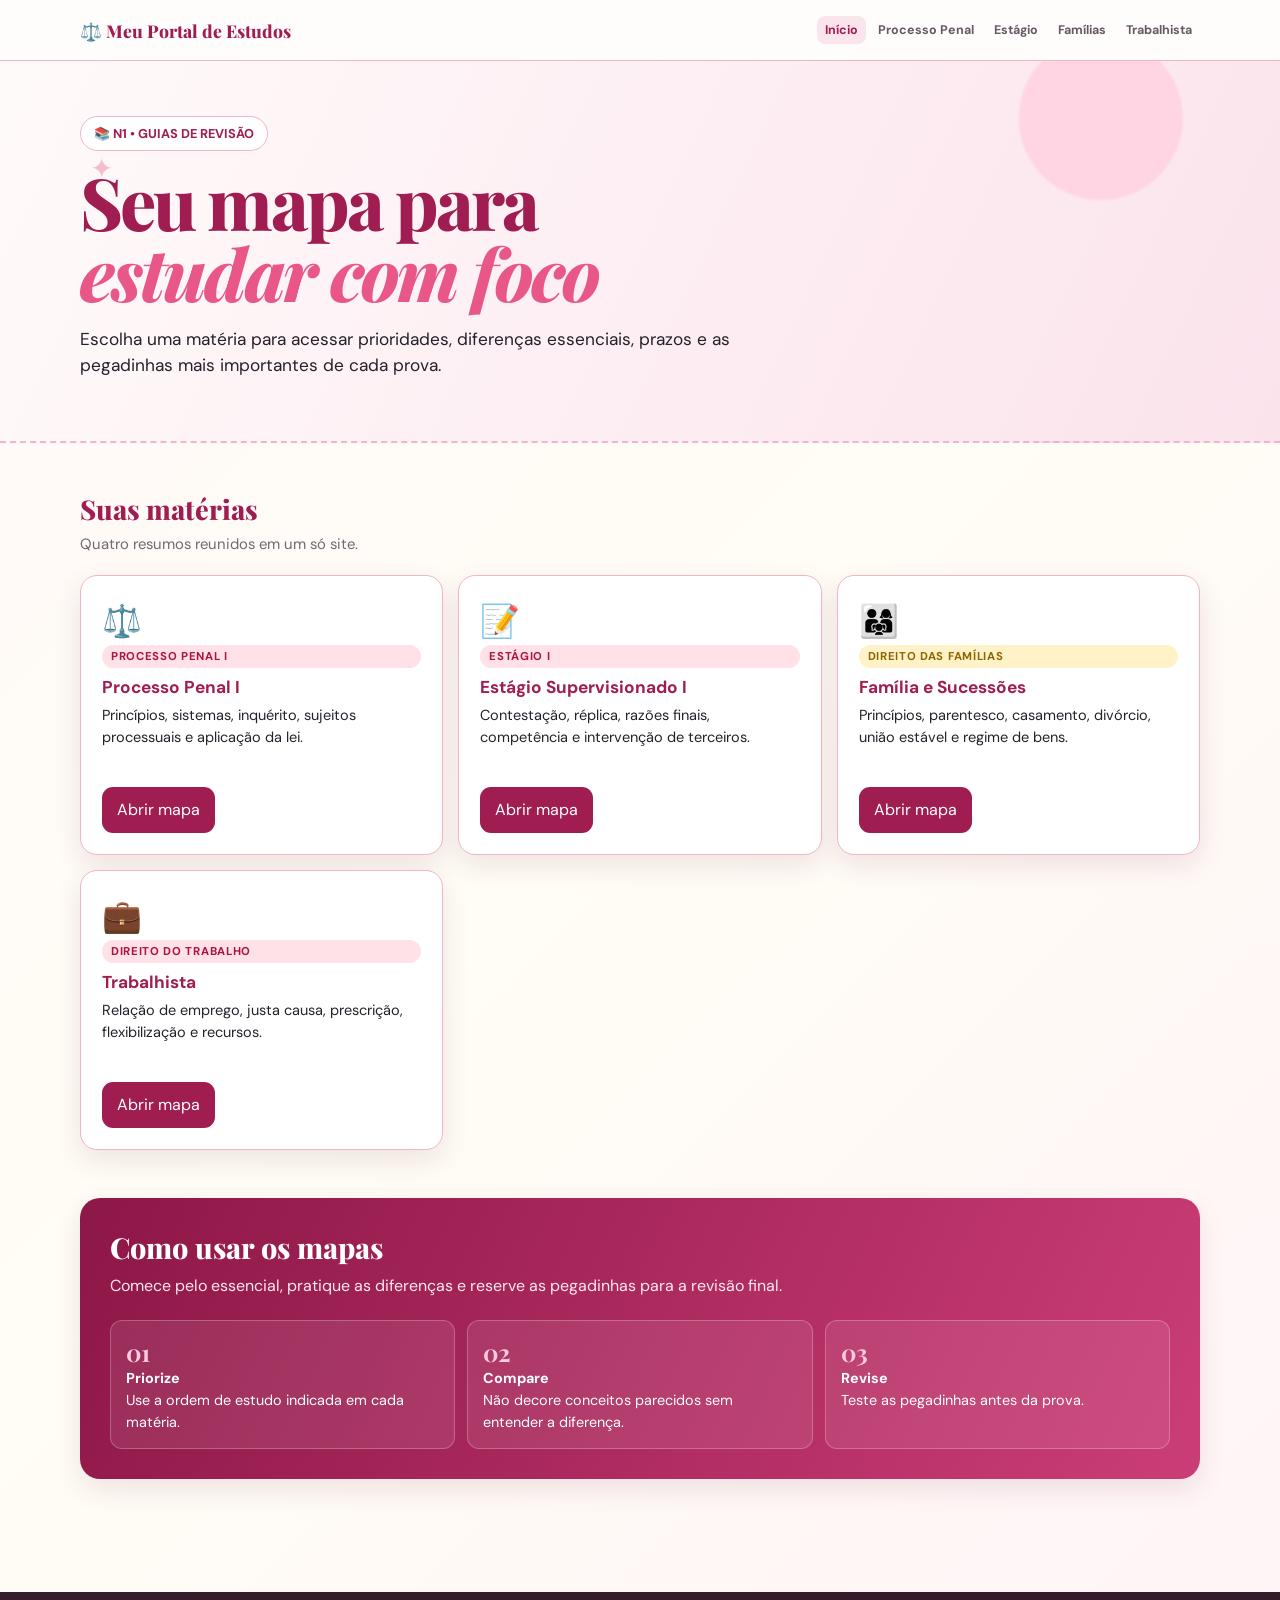
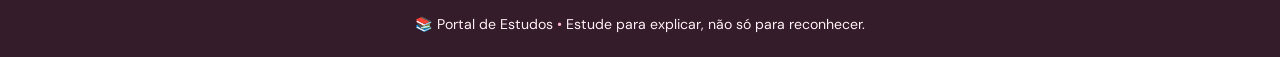
<file: index.html>
<!doctype html><html lang="pt-BR"><head><meta charset="utf-8"><meta name="viewport" content="width=device-width,initial-scale=1"><title>Meu Portal de Estudos</title><link rel="stylesheet" href="styles.css"></head><body><nav class="nav"><div class="wrap"><a class="brand" href="index.html">⚖️ Meu Portal de Estudos</a><div class="navlinks"><a class="active" href="index.html">Início</a><a href="processo-penal.html">Processo Penal</a><a href="estagio.html">Estágio</a><a href="familia.html">Famílias</a><a href="trabalhista.html">Trabalhista</a></div></div></nav><header class="hero"><div class="wrap"><span class="badge">📚 N1 • GUIAS DE REVISÃO</span><h1>Seu mapa para<br><em>estudar com foco</em></h1><p class="subtitle">Escolha uma matéria para acessar prioridades, diferenças essenciais, prazos e as pegadinhas mais importantes de cada prova.</p></div></header><main class="wrap"><section><div class="section-head"><h2>Suas matérias</h2><p>Quatro resumos reunidos em um só site.</p></div><div class="grid"><article class="card subject-card"><div class="icon">⚖️</div><span class="pill high">PROCESSO PENAL I</span><h3>Processo Penal I</h3><p>Princípios, sistemas, inquérito, sujeitos processuais e aplicação da lei.</p><a class="btn" href="processo-penal.html">Abrir mapa</a></article><article class="card subject-card"><div class="icon">📝</div><span class="pill high">ESTÁGIO I</span><h3>Estágio Supervisionado I</h3><p>Contestação, réplica, razões finais, competência e intervenção de terceiros.</p><a class="btn" href="estagio.html">Abrir mapa</a></article><article class="card subject-card"><div class="icon">👨‍👩‍👧</div><span class="pill mid">DIREITO DAS FAMÍLIAS</span><h3>Família e Sucessões</h3><p>Princípios, parentesco, casamento, divórcio, união estável e regime de bens.</p><a class="btn" href="familia.html">Abrir mapa</a></article><article class="card subject-card"><div class="icon">💼</div><span class="pill high">DIREITO DO TRABALHO</span><h3>Trabalhista</h3><p>Relação de emprego, justa causa, prescrição, flexibilização e recursos.</p><a class="btn" href="trabalhista.html">Abrir mapa</a></article></div></section><section class="focus"><h2>Como usar os mapas</h2><p>Comece pelo essencial, pratique as diferenças e reserve as pegadinhas para a revisão final.</p><div class="focus-grid"><div class="focus-item"><span class="num">01</span><b>Priorize</b><br>Use a ordem de estudo indicada em cada matéria.</div><div class="focus-item"><span class="num">02</span><b>Compare</b><br>Não decore conceitos parecidos sem entender a diferença.</div><div class="focus-item"><span class="num">03</span><b>Revise</b><br>Teste as pegadinhas antes da prova.</div></div></section></main><footer>📚 Portal de Estudos <span>•</span> Estude para explicar, não só para reconhecer.</footer></body></html>
</file>
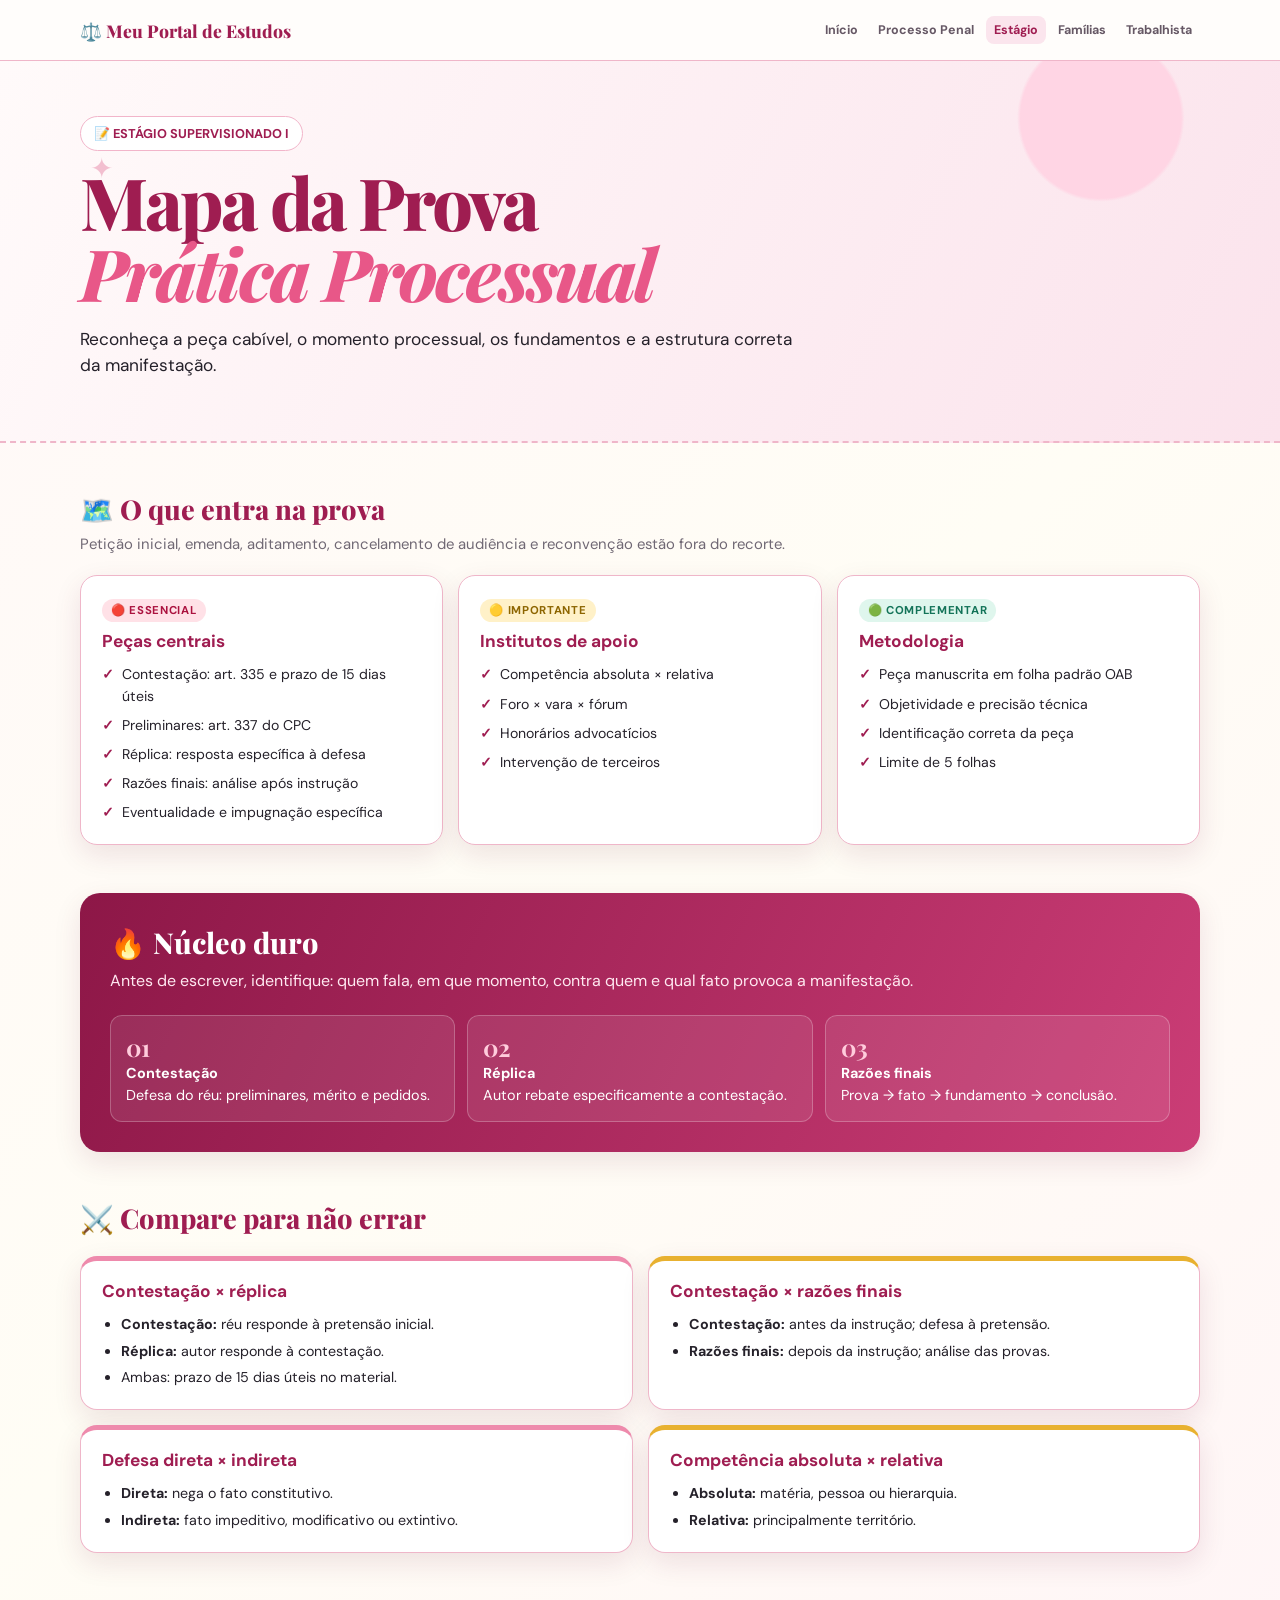
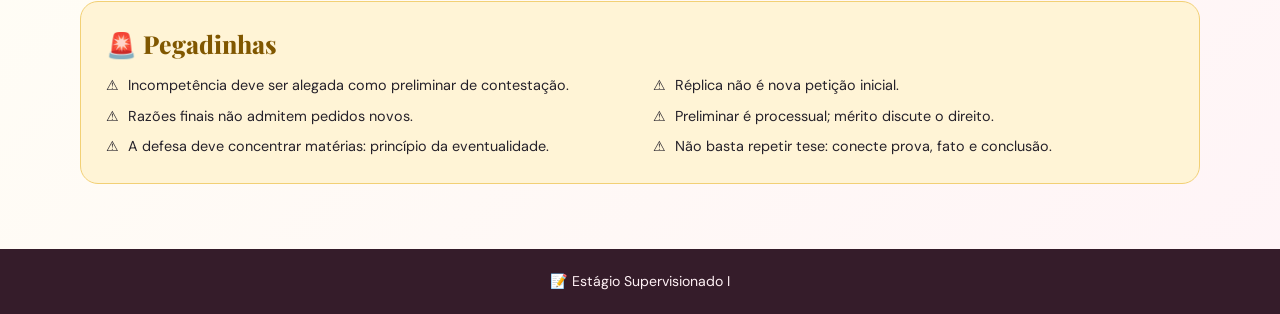
<file: estagio.html>
<!doctype html><html lang="pt-BR"><head><meta charset="utf-8"><meta name="viewport" content="width=device-width,initial-scale=1"><title>Estágio Supervisionado I</title><link rel="stylesheet" href="styles.css"></head><body><nav class="nav"><div class="wrap"><a class="brand" href="index.html">⚖️ Meu Portal de Estudos</a><div class="navlinks"><a href="index.html">Início</a><a href="processo-penal.html">Processo Penal</a><a class="active" href="estagio.html">Estágio</a><a href="familia.html">Famílias</a><a href="trabalhista.html">Trabalhista</a></div></div></nav><header class="hero"><div class="wrap"><span class="badge">📝 ESTÁGIO SUPERVISIONADO I</span><h1>Mapa da Prova<br><em>Prática Processual</em></h1><p class="subtitle">Reconheça a peça cabível, o momento processual, os fundamentos e a estrutura correta da manifestação.</p></div></header><main class="wrap"><section><div class="section-head"><h2>🗺️ O que entra na prova</h2><p>Petição inicial, emenda, aditamento, cancelamento de audiência e reconvenção estão fora do recorte.</p></div><div class="grid"><article class="card"><span class="pill high">🔴 ESSENCIAL</span><h3>Peças centrais</h3><ul class="topic-list"><li>Contestação: art. 335 e prazo de 15 dias úteis</li><li>Preliminares: art. 337 do CPC</li><li>Réplica: resposta específica à defesa</li><li>Razões finais: análise após instrução</li><li>Eventualidade e impugnação específica</li></ul></article><article class="card"><span class="pill mid">🟡 IMPORTANTE</span><h3>Institutos de apoio</h3><ul class="topic-list"><li>Competência absoluta × relativa</li><li>Foro × vara × fórum</li><li>Honorários advocatícios</li><li>Intervenção de terceiros</li></ul></article><article class="card"><span class="pill low">🟢 COMPLEMENTAR</span><h3>Metodologia</h3><ul class="topic-list"><li>Peça manuscrita em folha padrão OAB</li><li>Objetividade e precisão técnica</li><li>Identificação correta da peça</li><li>Limite de 5 folhas</li></ul></article></div></section><section class="focus"><h2>🔥 Núcleo duro</h2><p>Antes de escrever, identifique: quem fala, em que momento, contra quem e qual fato provoca a manifestação.</p><div class="focus-grid"><div class="focus-item"><span class="num">01</span><b>Contestação</b><br>Defesa do réu: preliminares, mérito e pedidos.</div><div class="focus-item"><span class="num">02</span><b>Réplica</b><br>Autor rebate especificamente a contestação.</div><div class="focus-item"><span class="num">03</span><b>Razões finais</b><br>Prova → fato → fundamento → conclusão.</div></div></section><section><div class="section-head"><h2>⚔️ Compare para não errar</h2></div><div class="grid two"><article class="card compare"><h3>Contestação × réplica</h3><ul><li><b>Contestação:</b> réu responde à pretensão inicial.</li><li><b>Réplica:</b> autor responde à contestação.</li><li>Ambas: prazo de 15 dias úteis no material.</li></ul></article><article class="card compare"><h3>Contestação × razões finais</h3><ul><li><b>Contestação:</b> antes da instrução; defesa à pretensão.</li><li><b>Razões finais:</b> depois da instrução; análise das provas.</li></ul></article><article class="card compare"><h3>Defesa direta × indireta</h3><ul><li><b>Direta:</b> nega o fato constitutivo.</li><li><b>Indireta:</b> fato impeditivo, modificativo ou extintivo.</li></ul></article><article class="card compare"><h3>Competência absoluta × relativa</h3><ul><li><b>Absoluta:</b> matéria, pessoa ou hierarquia.</li><li><b>Relativa:</b> principalmente território.</li></ul></article></div></section><section class="traps"><h2>🚨 Pegadinhas</h2><div class="traps-grid"><div class="trap">Incompetência deve ser alegada como preliminar de contestação.</div><div class="trap">Réplica não é nova petição inicial.</div><div class="trap">Razões finais não admitem pedidos novos.</div><div class="trap">Preliminar é processual; mérito discute o direito.</div><div class="trap">A defesa deve concentrar matérias: princípio da eventualidade.</div><div class="trap">Não basta repetir tese: conecte prova, fato e conclusão.</div></div></section></main><footer>📝 Estágio Supervisionado I</footer></body></html>
</file>
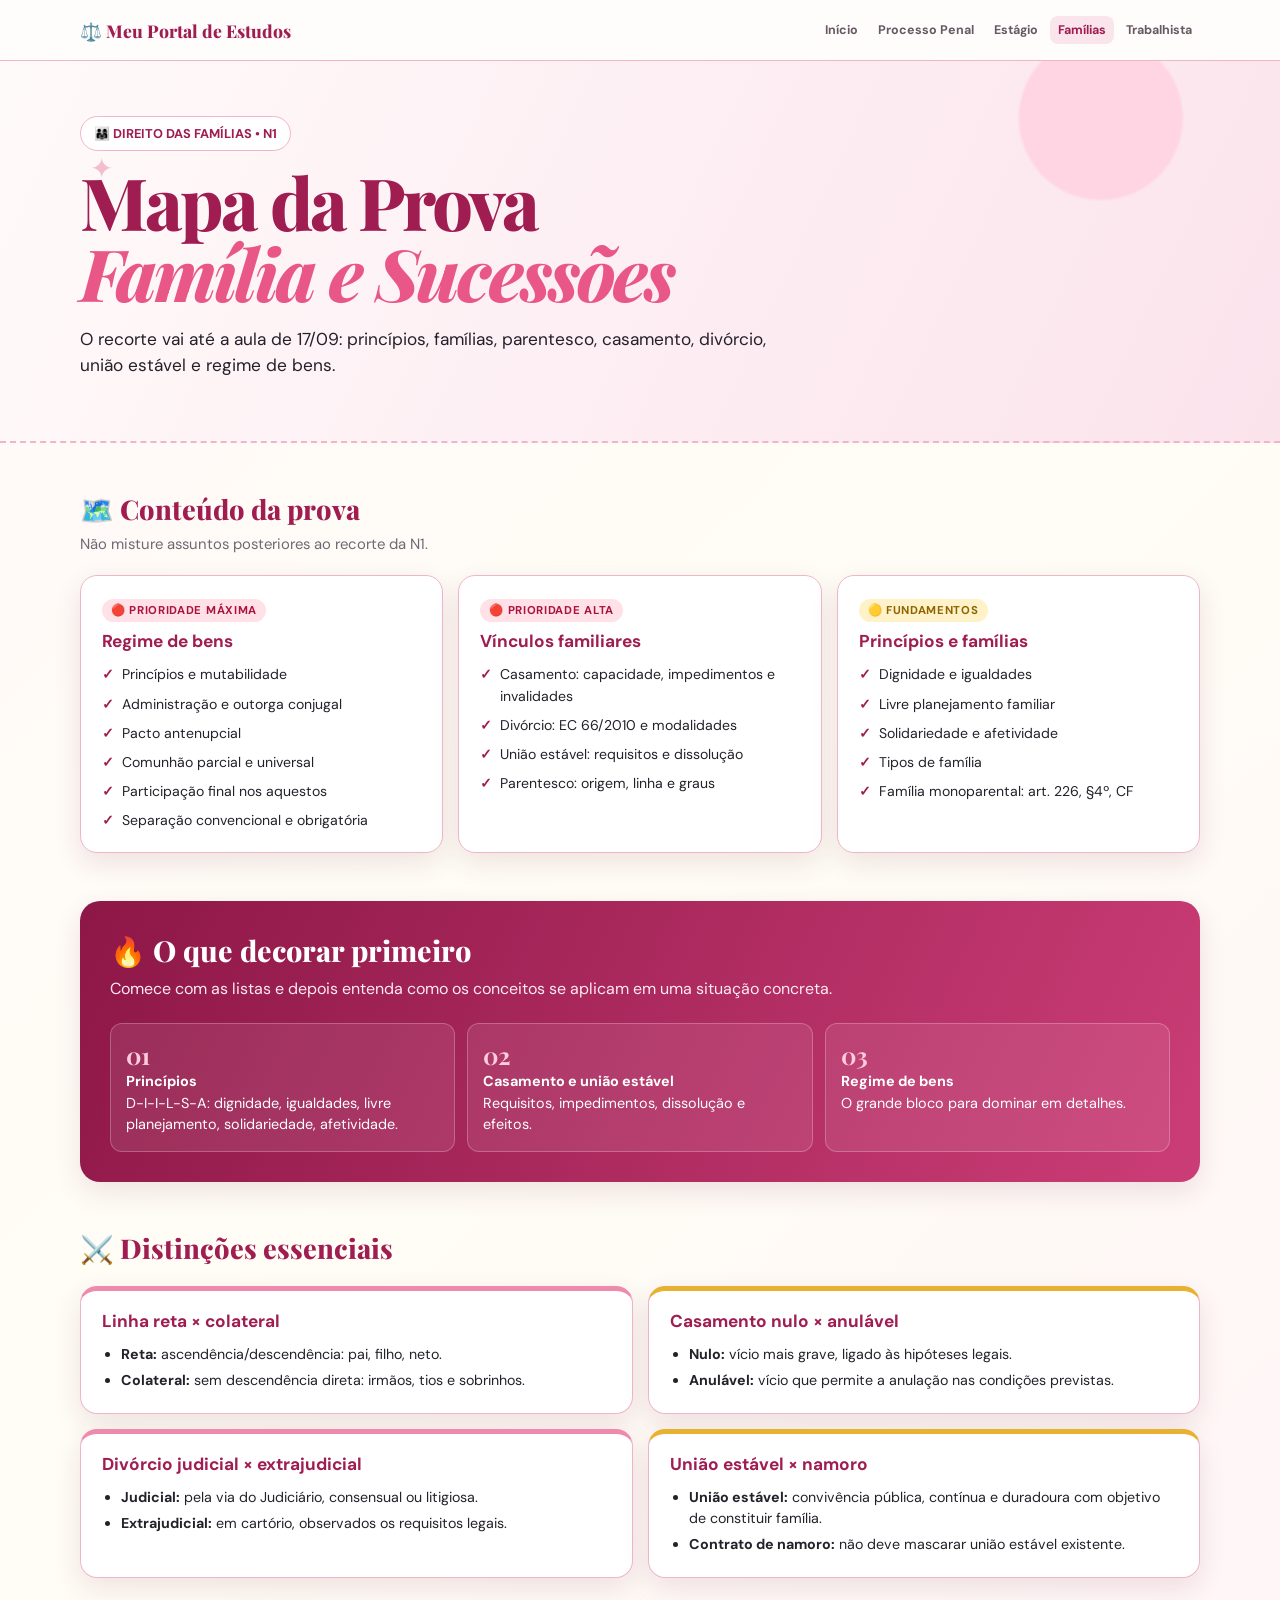
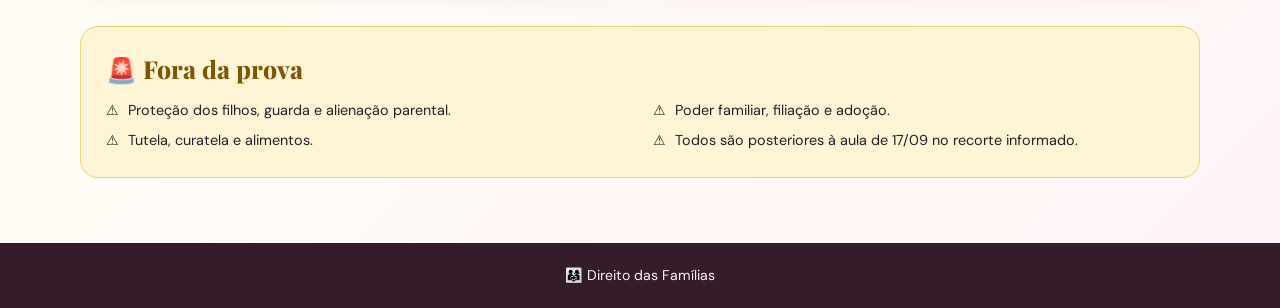
<file: familia.html>
<!doctype html><html lang="pt-BR"><head><meta charset="utf-8"><meta name="viewport" content="width=device-width,initial-scale=1"><title>Direito das Famílias</title><link rel="stylesheet" href="styles.css"></head><body><nav class="nav"><div class="wrap"><a class="brand" href="index.html">⚖️ Meu Portal de Estudos</a><div class="navlinks"><a href="index.html">Início</a><a href="processo-penal.html">Processo Penal</a><a href="estagio.html">Estágio</a><a class="active" href="familia.html">Famílias</a><a href="trabalhista.html">Trabalhista</a></div></div></nav><header class="hero"><div class="wrap"><span class="badge">👨‍👩‍👧 DIREITO DAS FAMÍLIAS • N1</span><h1>Mapa da Prova<br><em>Família e Sucessões</em></h1><p class="subtitle">O recorte vai até a aula de 17/09: princípios, famílias, parentesco, casamento, divórcio, união estável e regime de bens.</p></div></header><main class="wrap"><section><div class="section-head"><h2>🗺️ Conteúdo da prova</h2><p>Não misture assuntos posteriores ao recorte da N1.</p></div><div class="grid"><article class="card"><span class="pill high">🔴 PRIORIDADE MÁXIMA</span><h3>Regime de bens</h3><ul class="topic-list"><li>Princípios e mutabilidade</li><li>Administração e outorga conjugal</li><li>Pacto antenupcial</li><li>Comunhão parcial e universal</li><li>Participação final nos aquestos</li><li>Separação convencional e obrigatória</li></ul></article><article class="card"><span class="pill high">🔴 PRIORIDADE ALTA</span><h3>Vínculos familiares</h3><ul class="topic-list"><li>Casamento: capacidade, impedimentos e invalidades</li><li>Divórcio: EC 66/2010 e modalidades</li><li>União estável: requisitos e dissolução</li><li>Parentesco: origem, linha e graus</li></ul></article><article class="card"><span class="pill mid">🟡 FUNDAMENTOS</span><h3>Princípios e famílias</h3><ul class="topic-list"><li>Dignidade e igualdades</li><li>Livre planejamento familiar</li><li>Solidariedade e afetividade</li><li>Tipos de família</li><li>Família monoparental: art. 226, §4º, CF</li></ul></article></div></section><section class="focus"><h2>🔥 O que decorar primeiro</h2><p>Comece com as listas e depois entenda como os conceitos se aplicam em uma situação concreta.</p><div class="focus-grid"><div class="focus-item"><span class="num">01</span><b>Princípios</b><br>D-I-I-L-S-A: dignidade, igualdades, livre planejamento, solidariedade, afetividade.</div><div class="focus-item"><span class="num">02</span><b>Casamento e união estável</b><br>Requisitos, impedimentos, dissolução e efeitos.</div><div class="focus-item"><span class="num">03</span><b>Regime de bens</b><br>O grande bloco para dominar em detalhes.</div></div></section><section><div class="section-head"><h2>⚔️ Distinções essenciais</h2></div><div class="grid two"><article class="card compare"><h3>Linha reta × colateral</h3><ul><li><b>Reta:</b> ascendência/descendência: pai, filho, neto.</li><li><b>Colateral:</b> sem descendência direta: irmãos, tios e sobrinhos.</li></ul></article><article class="card compare"><h3>Casamento nulo × anulável</h3><ul><li><b>Nulo:</b> vício mais grave, ligado às hipóteses legais.</li><li><b>Anulável:</b> vício que permite a anulação nas condições previstas.</li></ul></article><article class="card compare"><h3>Divórcio judicial × extrajudicial</h3><ul><li><b>Judicial:</b> pela via do Judiciário, consensual ou litigiosa.</li><li><b>Extrajudicial:</b> em cartório, observados os requisitos legais.</li></ul></article><article class="card compare"><h3>União estável × namoro</h3><ul><li><b>União estável:</b> convivência pública, contínua e duradoura com objetivo de constituir família.</li><li><b>Contrato de namoro:</b> não deve mascarar união estável existente.</li></ul></article></div></section><section class="traps"><h2>🚨 Fora da prova</h2><div class="traps-grid"><div class="trap">Proteção dos filhos, guarda e alienação parental.</div><div class="trap">Poder familiar, filiação e adoção.</div><div class="trap">Tutela, curatela e alimentos.</div><div class="trap">Todos são posteriores à aula de 17/09 no recorte informado.</div></div></section></main><footer>👨‍👩‍👧 Direito das Famílias</footer></body></html>
</file>
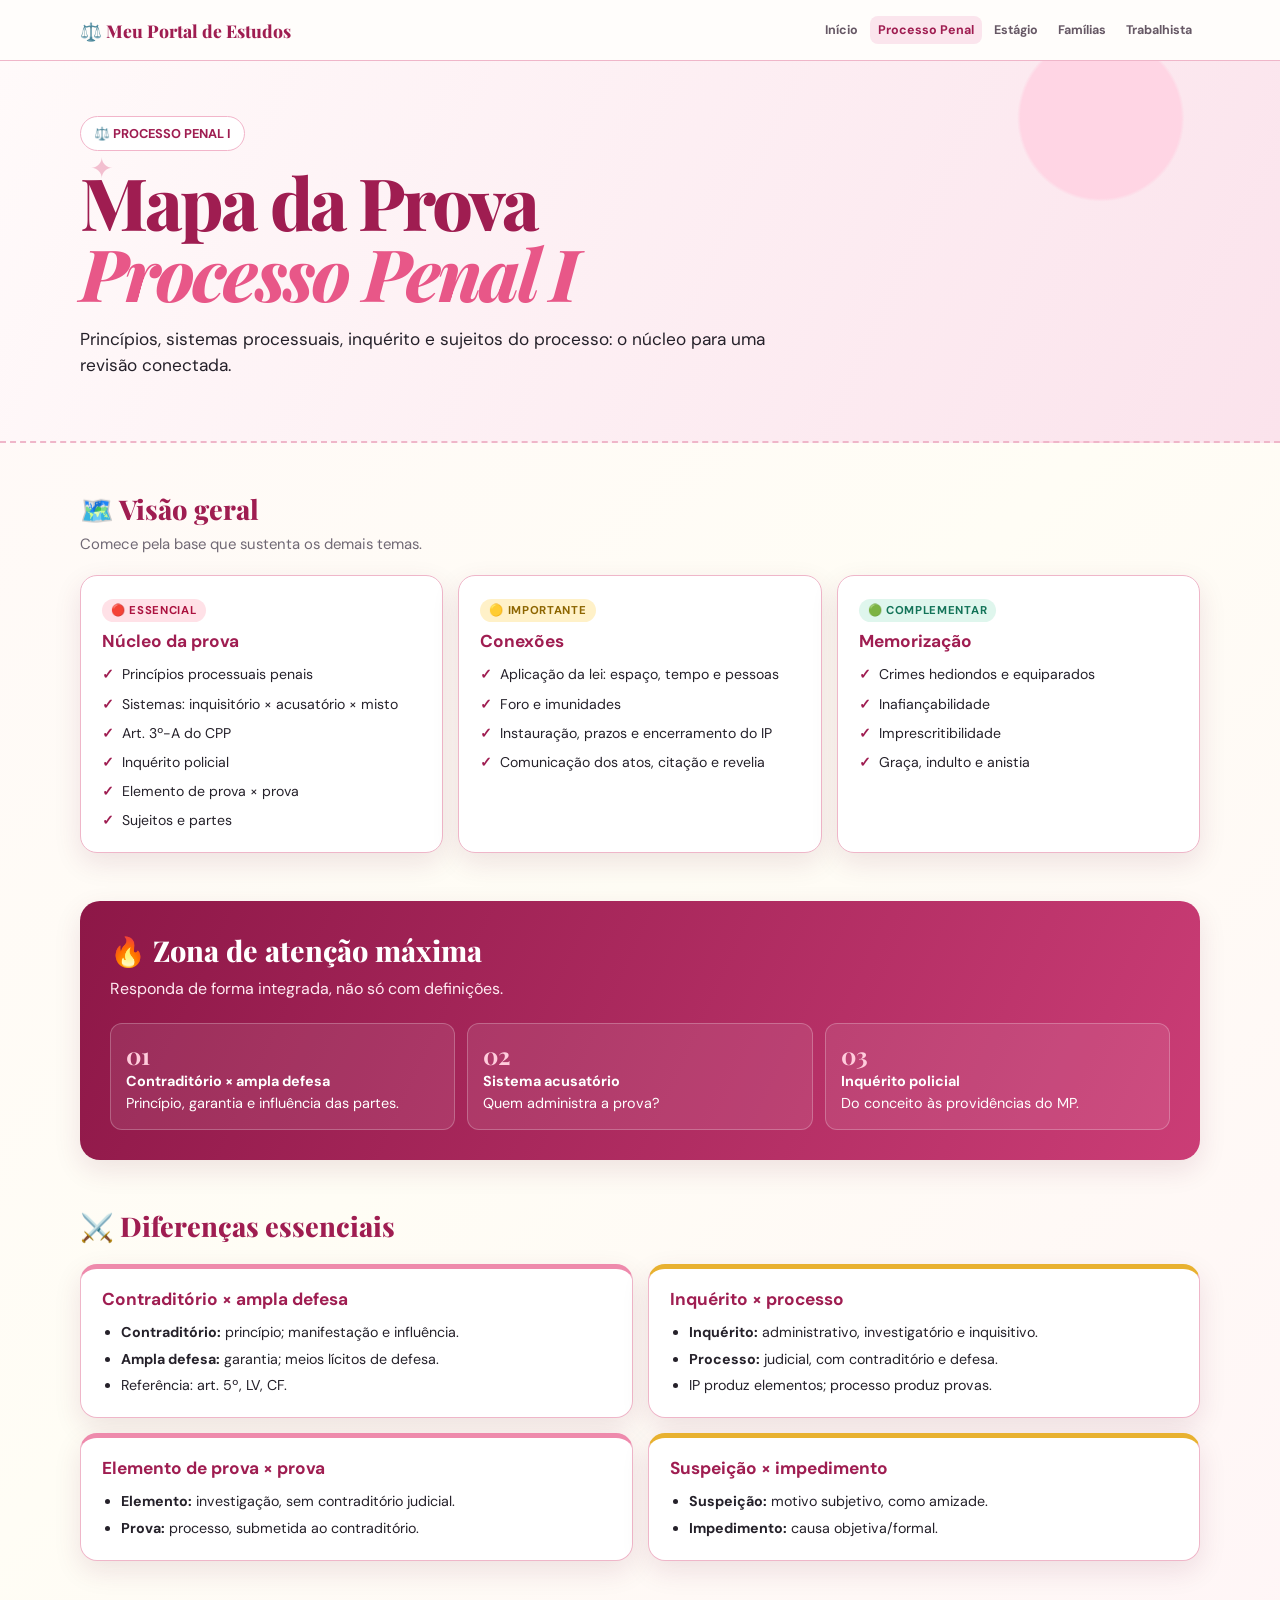
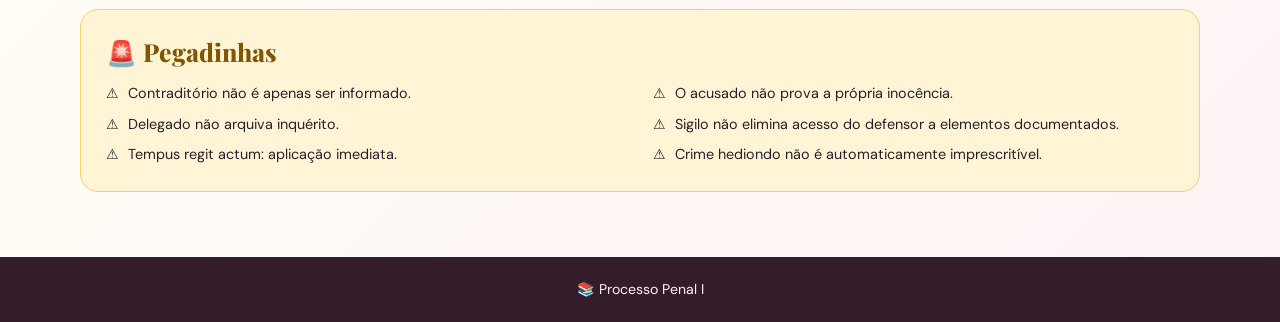
<file: processo-penal.html>
<!doctype html><html lang="pt-BR"><head><meta charset="utf-8"><meta name="viewport" content="width=device-width,initial-scale=1"><title>Processo Penal I</title><link rel="stylesheet" href="styles.css"></head><body><nav class="nav"><div class="wrap"><a class="brand" href="index.html">⚖️ Meu Portal de Estudos</a><div class="navlinks"><a href="index.html">Início</a><a class="active" href="processo-penal.html">Processo Penal</a><a href="estagio.html">Estágio</a><a href="familia.html">Famílias</a><a href="trabalhista.html">Trabalhista</a></div></div></nav><header class="hero"><div class="wrap"><span class="badge">⚖️ PROCESSO PENAL I</span><h1>Mapa da Prova<br><em>Processo Penal I</em></h1><p class="subtitle">Princípios, sistemas processuais, inquérito e sujeitos do processo: o núcleo para uma revisão conectada.</p></div></header><main class="wrap"><section><div class="section-head"><h2>🗺️ Visão geral</h2><p>Comece pela base que sustenta os demais temas.</p></div><div class="grid"><article class="card"><span class="pill high">🔴 ESSENCIAL</span><h3>Núcleo da prova</h3><ul class="topic-list"><li>Princípios processuais penais</li><li>Sistemas: inquisitório × acusatório × misto</li><li>Art. 3º-A do CPP</li><li>Inquérito policial</li><li>Elemento de prova × prova</li><li>Sujeitos e partes</li></ul></article><article class="card"><span class="pill mid">🟡 IMPORTANTE</span><h3>Conexões</h3><ul class="topic-list"><li>Aplicação da lei: espaço, tempo e pessoas</li><li>Foro e imunidades</li><li>Instauração, prazos e encerramento do IP</li><li>Comunicação dos atos, citação e revelia</li></ul></article><article class="card"><span class="pill low">🟢 COMPLEMENTAR</span><h3>Memorização</h3><ul class="topic-list"><li>Crimes hediondos e equiparados</li><li>Inafiançabilidade</li><li>Imprescritibilidade</li><li>Graça, indulto e anistia</li></ul></article></div></section><section class="focus"><h2>🔥 Zona de atenção máxima</h2><p>Responda de forma integrada, não só com definições.</p><div class="focus-grid"><div class="focus-item"><span class="num">01</span><b>Contraditório × ampla defesa</b><br>Princípio, garantia e influência das partes.</div><div class="focus-item"><span class="num">02</span><b>Sistema acusatório</b><br>Quem administra a prova?</div><div class="focus-item"><span class="num">03</span><b>Inquérito policial</b><br>Do conceito às providências do MP.</div></div></section><section><div class="section-head"><h2>⚔️ Diferenças essenciais</h2></div><div class="grid two"><article class="card compare"><h3>Contraditório × ampla defesa</h3><ul><li><b>Contraditório:</b> princípio; manifestação e influência.</li><li><b>Ampla defesa:</b> garantia; meios lícitos de defesa.</li><li>Referência: art. 5º, LV, CF.</li></ul></article><article class="card compare"><h3>Inquérito × processo</h3><ul><li><b>Inquérito:</b> administrativo, investigatório e inquisitivo.</li><li><b>Processo:</b> judicial, com contraditório e defesa.</li><li>IP produz elementos; processo produz provas.</li></ul></article><article class="card compare"><h3>Elemento de prova × prova</h3><ul><li><b>Elemento:</b> investigação, sem contraditório judicial.</li><li><b>Prova:</b> processo, submetida ao contraditório.</li></ul></article><article class="card compare"><h3>Suspeição × impedimento</h3><ul><li><b>Suspeição:</b> motivo subjetivo, como amizade.</li><li><b>Impedimento:</b> causa objetiva/formal.</li></ul></article></div></section><section class="traps"><h2>🚨 Pegadinhas</h2><div class="traps-grid"><div class="trap">Contraditório não é apenas ser informado.</div><div class="trap">O acusado não prova a própria inocência.</div><div class="trap">Delegado não arquiva inquérito.</div><div class="trap">Sigilo não elimina acesso do defensor a elementos documentados.</div><div class="trap">Tempus regit actum: aplicação imediata.</div><div class="trap">Crime hediondo não é automaticamente imprescritível.</div></div></section></main><footer>📚 Processo Penal I</footer></body></html>
</file>
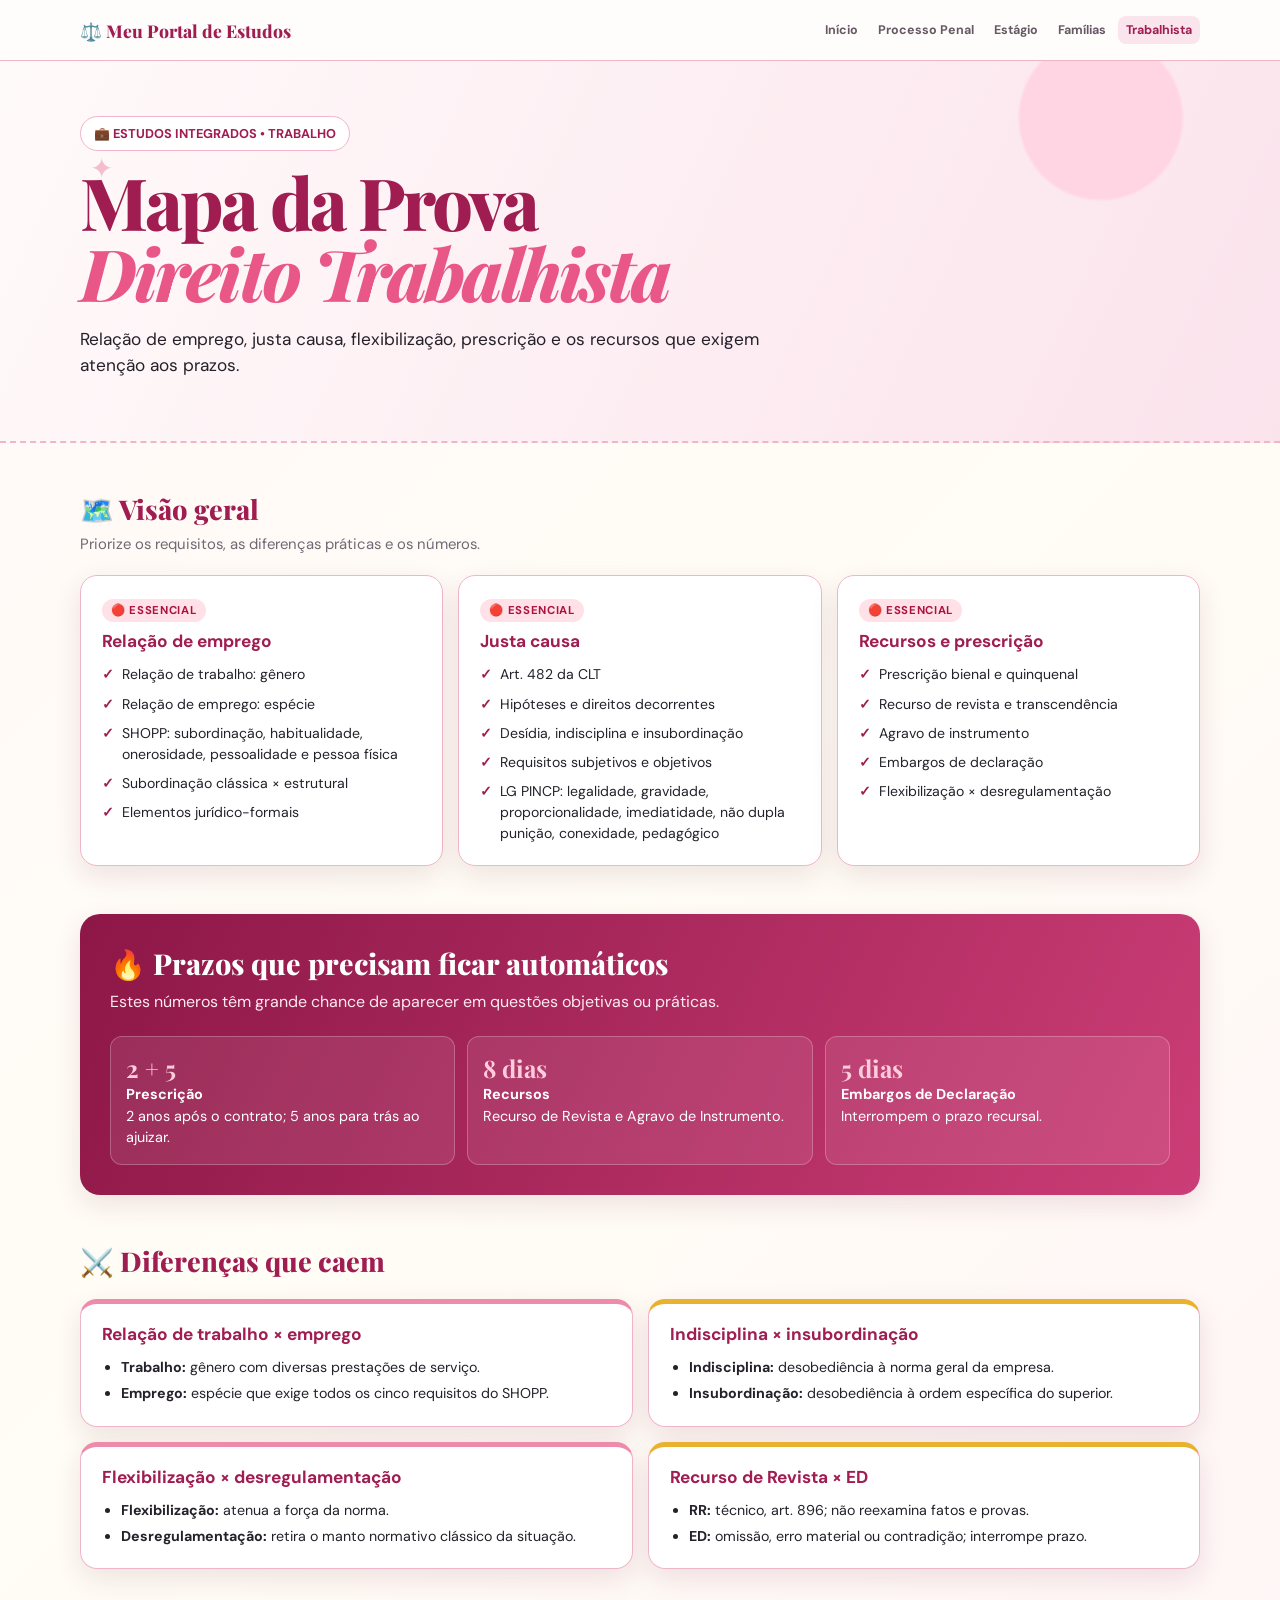
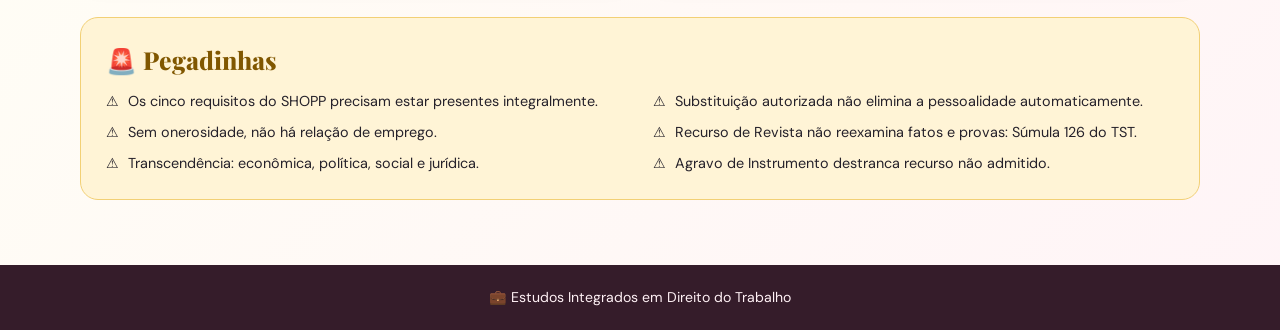
<file: trabalhista.html>
<!doctype html><html lang="pt-BR"><head><meta charset="utf-8"><meta name="viewport" content="width=device-width,initial-scale=1"><title>Direito do Trabalho</title><link rel="stylesheet" href="styles.css"></head><body><nav class="nav"><div class="wrap"><a class="brand" href="index.html">⚖️ Meu Portal de Estudos</a><div class="navlinks"><a href="index.html">Início</a><a href="processo-penal.html">Processo Penal</a><a href="estagio.html">Estágio</a><a href="familia.html">Famílias</a><a class="active" href="trabalhista.html">Trabalhista</a></div></div></nav><header class="hero"><div class="wrap"><span class="badge">💼 ESTUDOS INTEGRADOS • TRABALHO</span><h1>Mapa da Prova<br><em>Direito Trabalhista</em></h1><p class="subtitle">Relação de emprego, justa causa, flexibilização, prescrição e os recursos que exigem atenção aos prazos.</p></div></header><main class="wrap"><section><div class="section-head"><h2>🗺️ Visão geral</h2><p>Priorize os requisitos, as diferenças práticas e os números.</p></div><div class="grid"><article class="card"><span class="pill high">🔴 ESSENCIAL</span><h3>Relação de emprego</h3><ul class="topic-list"><li>Relação de trabalho: gênero</li><li>Relação de emprego: espécie</li><li>SHOPP: subordinação, habitualidade, onerosidade, pessoalidade e pessoa física</li><li>Subordinação clássica × estrutural</li><li>Elementos jurídico-formais</li></ul></article><article class="card"><span class="pill high">🔴 ESSENCIAL</span><h3>Justa causa</h3><ul class="topic-list"><li>Art. 482 da CLT</li><li>Hipóteses e direitos decorrentes</li><li>Desídia, indisciplina e insubordinação</li><li>Requisitos subjetivos e objetivos</li><li>LG PINCP: legalidade, gravidade, proporcionalidade, imediatidade, não dupla punição, conexidade, pedagógico</li></ul></article><article class="card"><span class="pill high">🔴 ESSENCIAL</span><h3>Recursos e prescrição</h3><ul class="topic-list"><li>Prescrição bienal e quinquenal</li><li>Recurso de revista e transcendência</li><li>Agravo de instrumento</li><li>Embargos de declaração</li><li>Flexibilização × desregulamentação</li></ul></article></div></section><section class="focus"><h2>🔥 Prazos que precisam ficar automáticos</h2><p>Estes números têm grande chance de aparecer em questões objetivas ou práticas.</p><div class="focus-grid"><div class="focus-item"><span class="num">2 + 5</span><b>Prescrição</b><br>2 anos após o contrato; 5 anos para trás ao ajuizar.</div><div class="focus-item"><span class="num">8 dias</span><b>Recursos</b><br>Recurso de Revista e Agravo de Instrumento.</div><div class="focus-item"><span class="num">5 dias</span><b>Embargos de Declaração</b><br>Interrompem o prazo recursal.</div></div></section><section><div class="section-head"><h2>⚔️ Diferenças que caem</h2></div><div class="grid two"><article class="card compare"><h3>Relação de trabalho × emprego</h3><ul><li><b>Trabalho:</b> gênero com diversas prestações de serviço.</li><li><b>Emprego:</b> espécie que exige todos os cinco requisitos do SHOPP.</li></ul></article><article class="card compare"><h3>Indisciplina × insubordinação</h3><ul><li><b>Indisciplina:</b> desobediência à norma geral da empresa.</li><li><b>Insubordinação:</b> desobediência à ordem específica do superior.</li></ul></article><article class="card compare"><h3>Flexibilização × desregulamentação</h3><ul><li><b>Flexibilização:</b> atenua a força da norma.</li><li><b>Desregulamentação:</b> retira o manto normativo clássico da situação.</li></ul></article><article class="card compare"><h3>Recurso de Revista × ED</h3><ul><li><b>RR:</b> técnico, art. 896; não reexamina fatos e provas.</li><li><b>ED:</b> omissão, erro material ou contradição; interrompe prazo.</li></ul></article></div></section><section class="traps"><h2>🚨 Pegadinhas</h2><div class="traps-grid"><div class="trap">Os cinco requisitos do SHOPP precisam estar presentes integralmente.</div><div class="trap">Substituição autorizada não elimina a pessoalidade automaticamente.</div><div class="trap">Sem onerosidade, não há relação de emprego.</div><div class="trap">Recurso de Revista não reexamina fatos e provas: Súmula 126 do TST.</div><div class="trap">Transcendência: econômica, política, social e jurídica.</div><div class="trap">Agravo de Instrumento destranca recurso não admitido.</div></div></section></main><footer>💼 Estudos Integrados em Direito do Trabalho</footer></body></html>
</file>
<file: styles.css>
@import url('https://fonts.googleapis.com/css2?family=DM+Sans:wght@400;500;600;700&family=Playfair+Display:ital,wght@0,700;0,800;1,700&display=swap');
:root{--wine:#9f1d51;--pink:#fbe5ed;--rose:#ee8aac;--ink:#25212a;--paper:#fffdf9;--line:#efb6c9;--gold:#f4bd41;--green:#40a783;--shadow:0 10px 28px rgba(103,22,54,.11)}*{box-sizing:border-box}html{scroll-behavior:smooth}body{margin:0;color:var(--ink);background:linear-gradient(135deg,#fff8f8,#fffdf5 48%,#fff4f7);font-family:'DM Sans',Arial,sans-serif;line-height:1.5}.wrap{width:min(1120px,calc(100% - 36px));margin:auto}.nav{background:#fffdfb;border-bottom:1px solid var(--line);position:sticky;top:0;z-index:2}.nav .wrap{min-height:60px;display:flex;align-items:center;justify-content:space-between;gap:15px}.brand{color:var(--wine);font:800 1.1rem 'Playfair Display',serif;text-decoration:none;white-space:nowrap}.navlinks{display:flex;gap:4px;flex-wrap:wrap;justify-content:flex-end}.navlinks a{color:#665865;text-decoration:none;font-size:.78rem;font-weight:700;padding:5px 8px;border-radius:8px}.navlinks a:hover,.navlinks .active{background:var(--pink);color:var(--wine)}.hero{position:relative;overflow:hidden;padding:55px 0 62px;background:radial-gradient(circle at 86% 15%,#ffd5e4 0 7%,transparent 7.3%),linear-gradient(115deg,#fffafa 0%,#fbe3ec 100%);border-bottom:2px dashed var(--line)}.hero:before{content:'✦';position:absolute;left:7%;top:23%;color:#ea91af;font-size:28px;opacity:.55}.badge{display:inline-flex;gap:8px;padding:7px 13px;border-radius:99px;background:#fff;color:var(--wine);border:1px solid #f2b5ca;font-weight:700;font-size:.8rem}h1,h2,h3{margin:0;line-height:1.1}h1{margin-top:15px;color:var(--wine);font:800 clamp(2.35rem,6vw,4.5rem)/.98 'Playfair Display',serif;letter-spacing:-.04em}h1 em{color:#e85788;font-style:italic}.subtitle{max-width:720px;margin:20px 0 0;font-size:1.08rem}main{padding:48px 0 65px}.section-head{margin:0 0 20px}.section-head h2{color:var(--wine);font:800 1.7rem 'Playfair Display',serif}.section-head p{margin:6px 0 0;color:#706874;font-size:.93rem}.grid{display:grid;grid-template-columns:repeat(3,1fr);gap:15px}.two{grid-template-columns:repeat(2,1fr)}.card{background:#fff;border:1px solid var(--line);border-radius:17px;padding:21px;box-shadow:var(--shadow)}.card h3{color:var(--wine);font-size:1.08rem}.card p{font-size:.91rem;margin:8px 0 0}.pill{display:inline-block;border-radius:99px;padding:3px 9px;font-size:.71rem;font-weight:700;letter-spacing:.06em;margin-bottom:10px}.high{color:#ab123f;background:#ffe1e7}.mid{color:#8d6500;background:#fff1c8}.low{color:#137358;background:#dff6ed}.topic-list{list-style:none;padding:0;margin:13px 0 0;display:grid;gap:8px}.topic-list li{font-size:.88rem;display:flex;gap:8px}.topic-list li:before{content:'✓';font-weight:bold;color:var(--wine)}.focus{margin:48px 0;padding:30px;border-radius:20px;color:#fff;background:linear-gradient(115deg,#8d1747,#cb3d76);box-shadow:var(--shadow)}.focus h2{font:800 1.8rem 'Playfair Display',serif}.focus p{margin:8px 0 0;color:#ffe9f1}.focus-grid{display:grid;grid-template-columns:repeat(3,1fr);gap:12px;margin-top:22px}.focus-item{background:#ffffff17;border:1px solid #ffffff3d;border-radius:12px;padding:15px;font-size:.9rem}.num{display:block;color:#ffccdc;font:700 1.5rem 'Playfair Display',serif}.compare{border-top:5px solid var(--rose)}.compare:nth-child(even){border-top-color:#e8b130}.compare ul{margin:13px 0 0;padding-left:19px;font-size:.89rem}.compare li+li{margin-top:5px}.traps{margin-top:48px;background:#fff4d6;border:1px solid #f2d075;border-radius:18px;padding:25px}.traps h2{color:#805700;font:800 1.55rem 'Playfair Display',serif}.traps-grid{display:grid;grid-template-columns:repeat(2,1fr);gap:9px 25px;margin-top:15px}.trap{font-size:.9rem;display:flex;gap:9px}.trap:before{content:'⚠';font-size:.9rem}.subject-card{display:flex;flex-direction:column;min-height:280px}.subject-card .icon{font-size:2rem}.subject-card .btn{margin-top:auto;align-self:flex-start}.btn{border:0;cursor:pointer;border-radius:11px;padding:11px 15px;font:700 .9rem inherit;text-decoration:none;background:var(--wine);color:#fff;transition:.2s transform}.btn:hover{transform:translateY(-2px)}footer{padding:22px 0;background:#351c2a;color:#fff1f5;text-align:center;font-size:.88rem}footer span{color:#ffb3cc}@media(max-width:800px){.grid,.focus-grid{grid-template-columns:1fr}.two{grid-template-columns:1fr}.nav .wrap{padding:9px 0;align-items:start;flex-direction:column}.navlinks{justify-content:start}.hero{padding:42px 0 48px}}@media(max-width:480px){.wrap{width:min(100% - 26px,1120px)}.traps-grid{grid-template-columns:1fr}}
</file>
